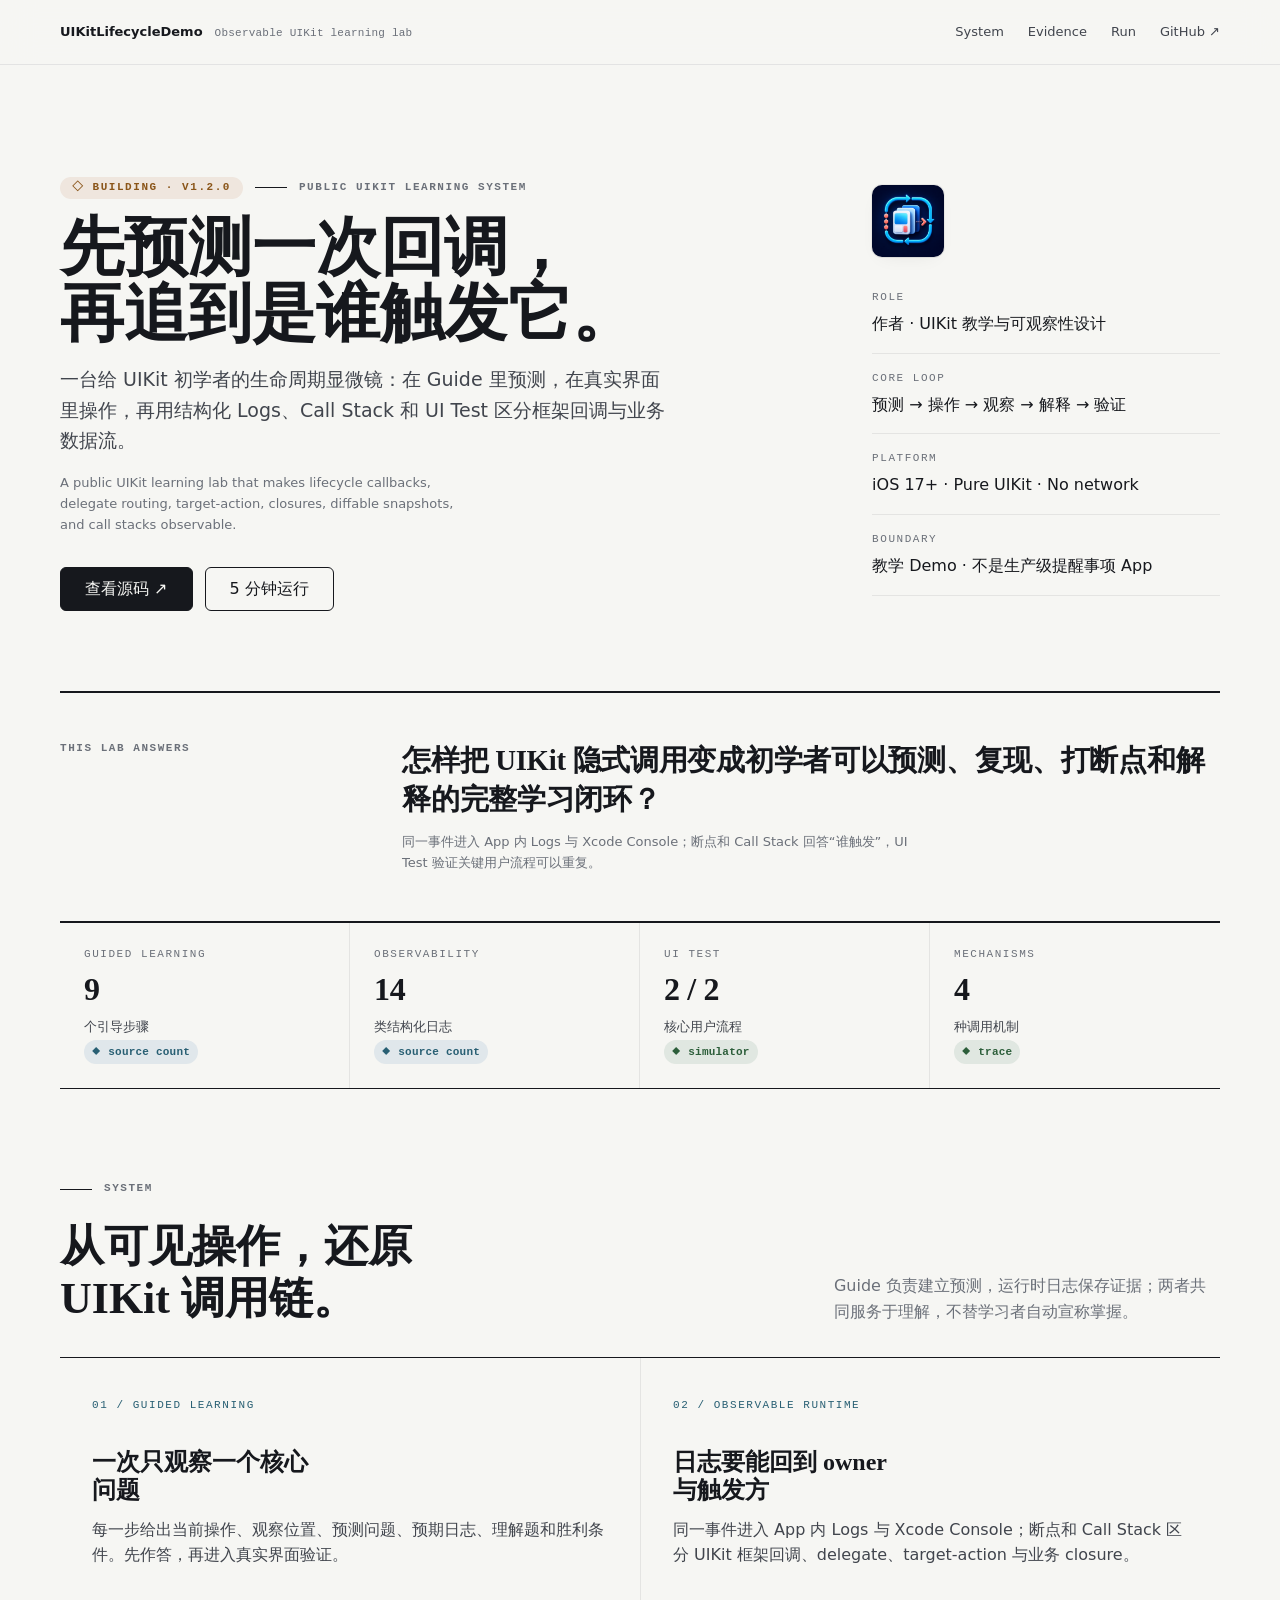
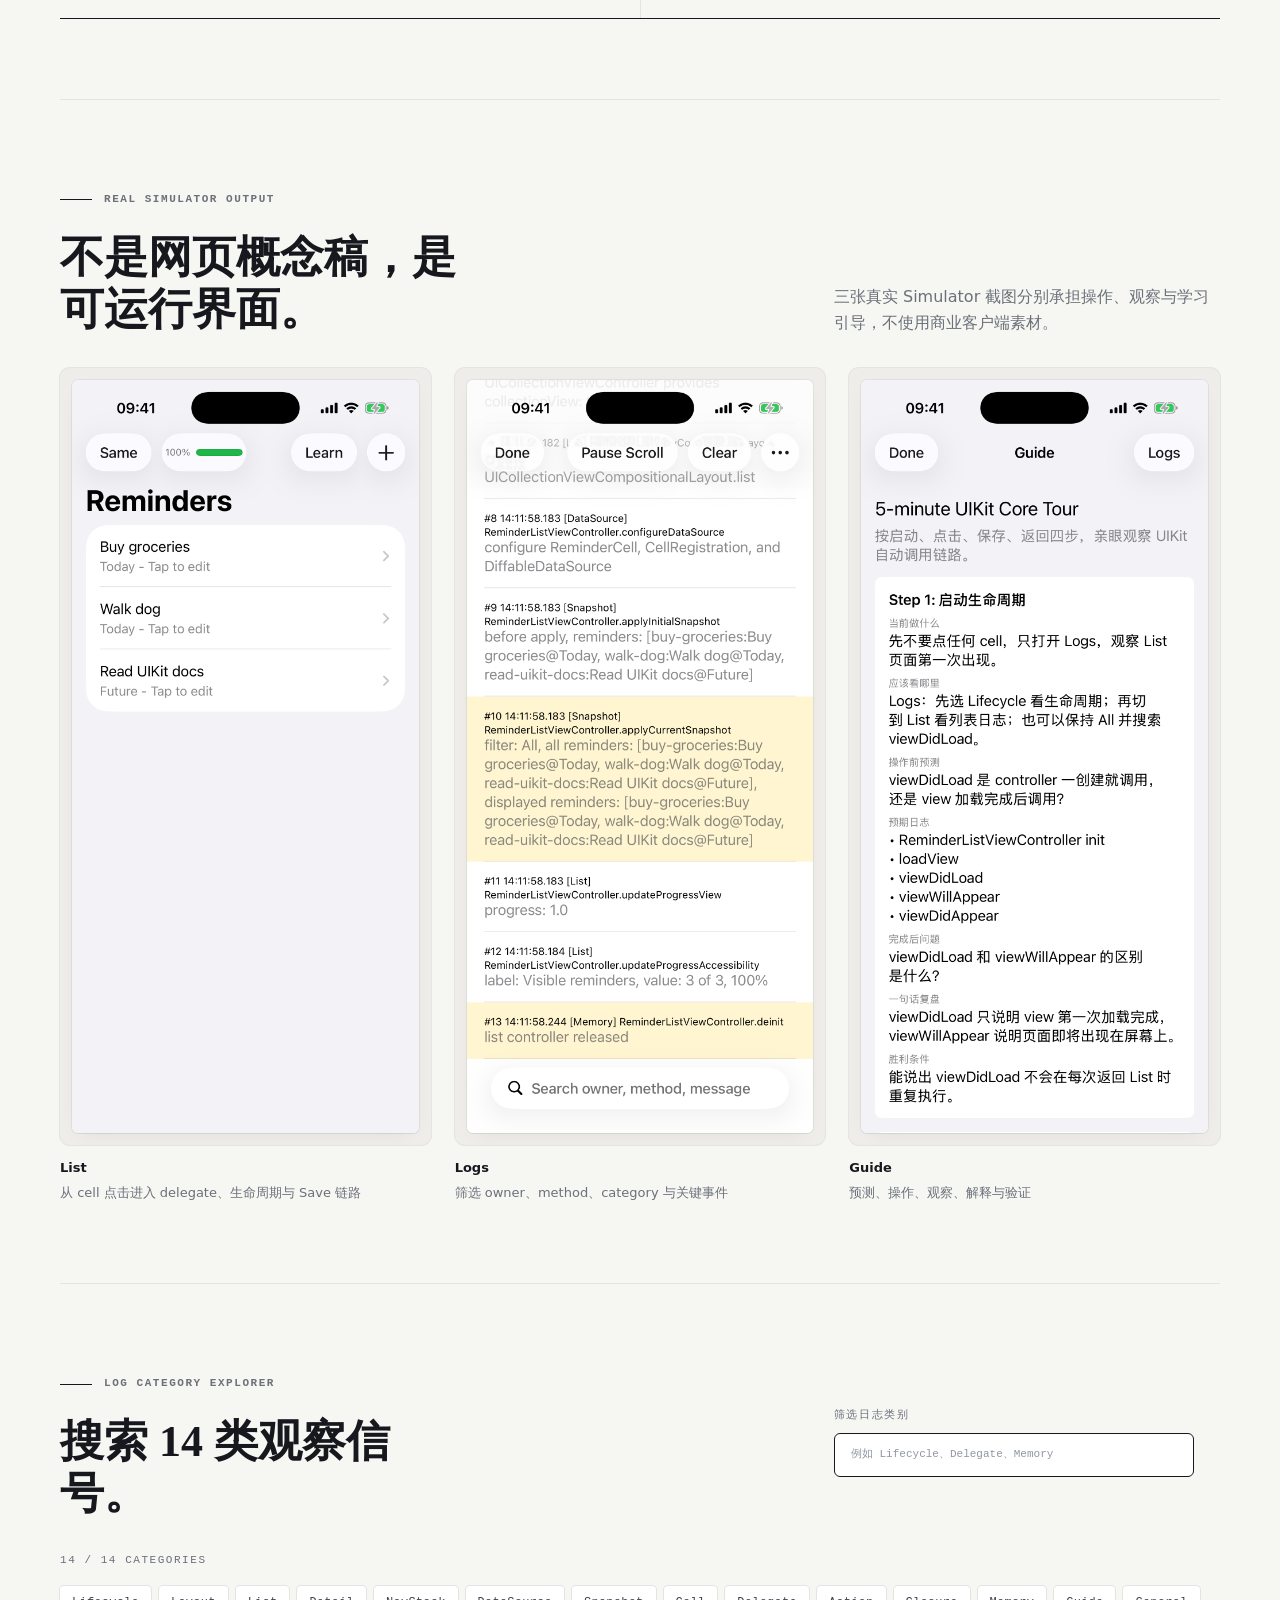
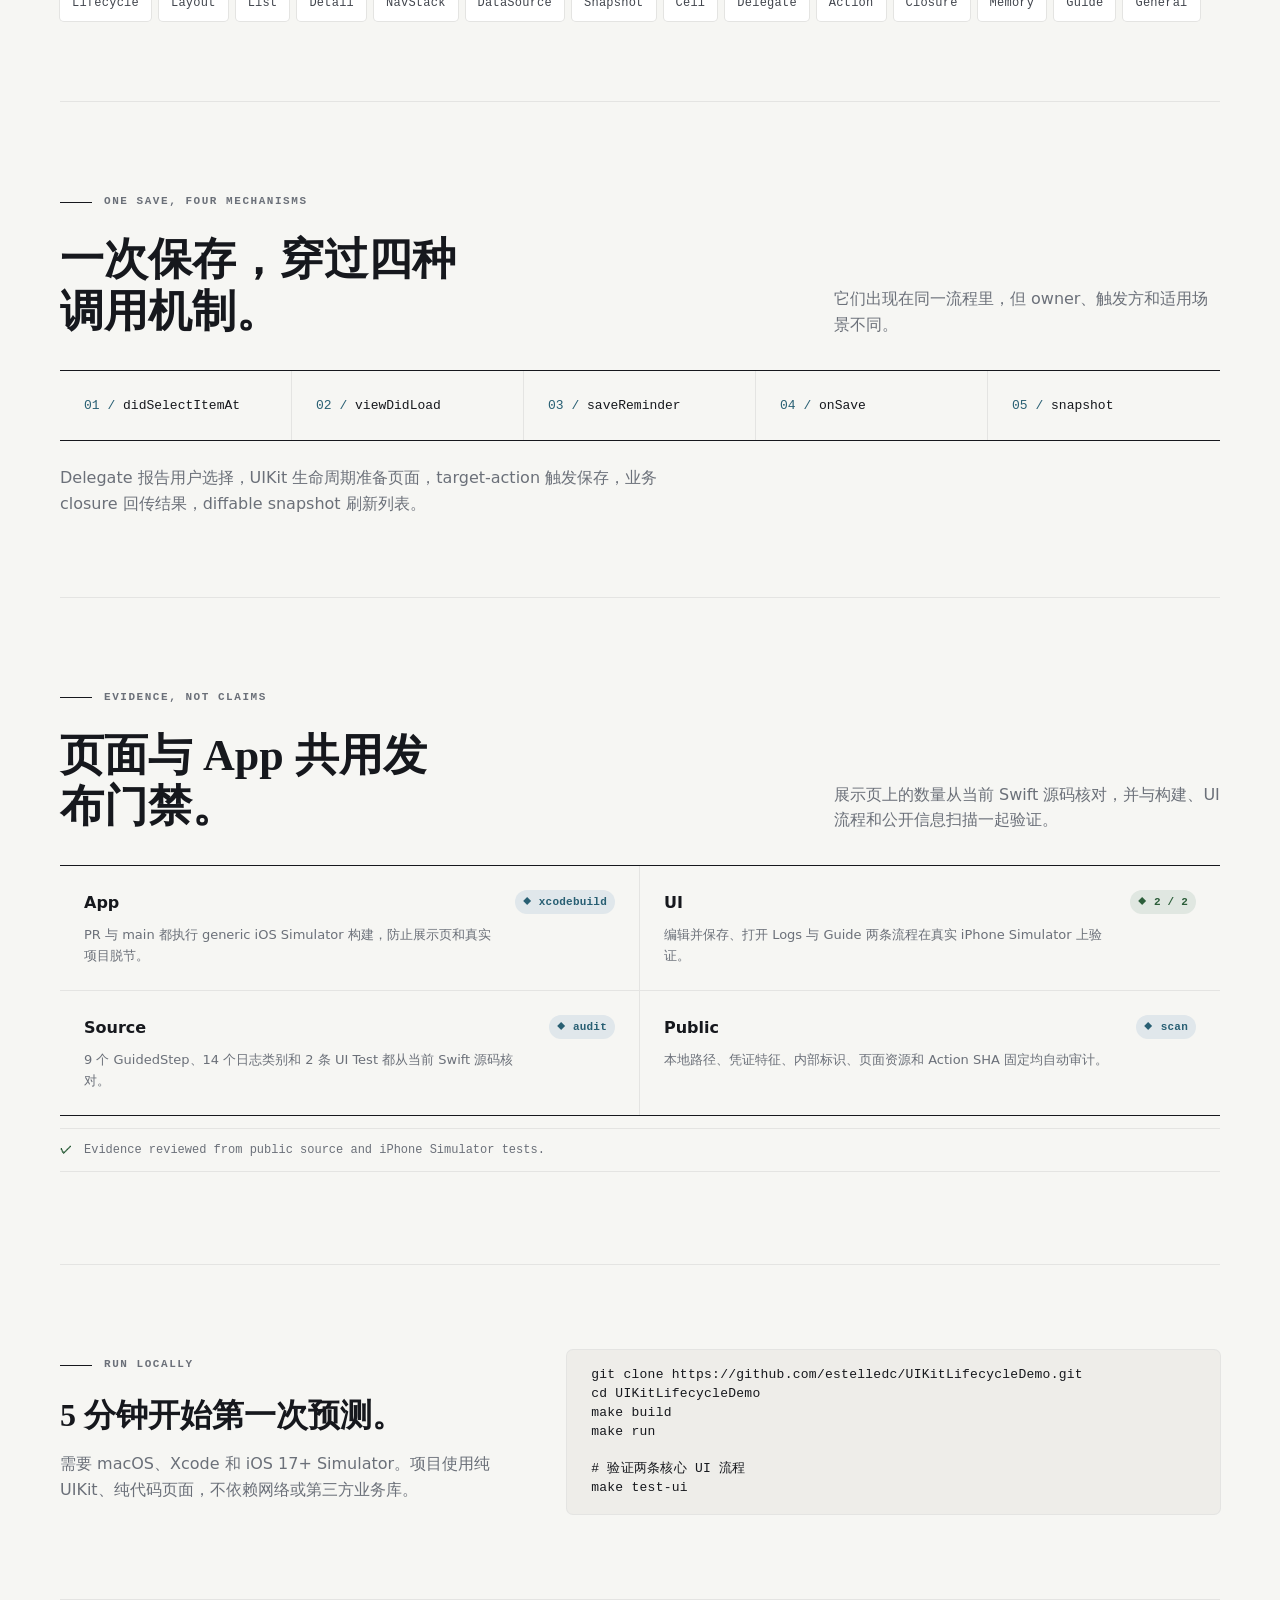
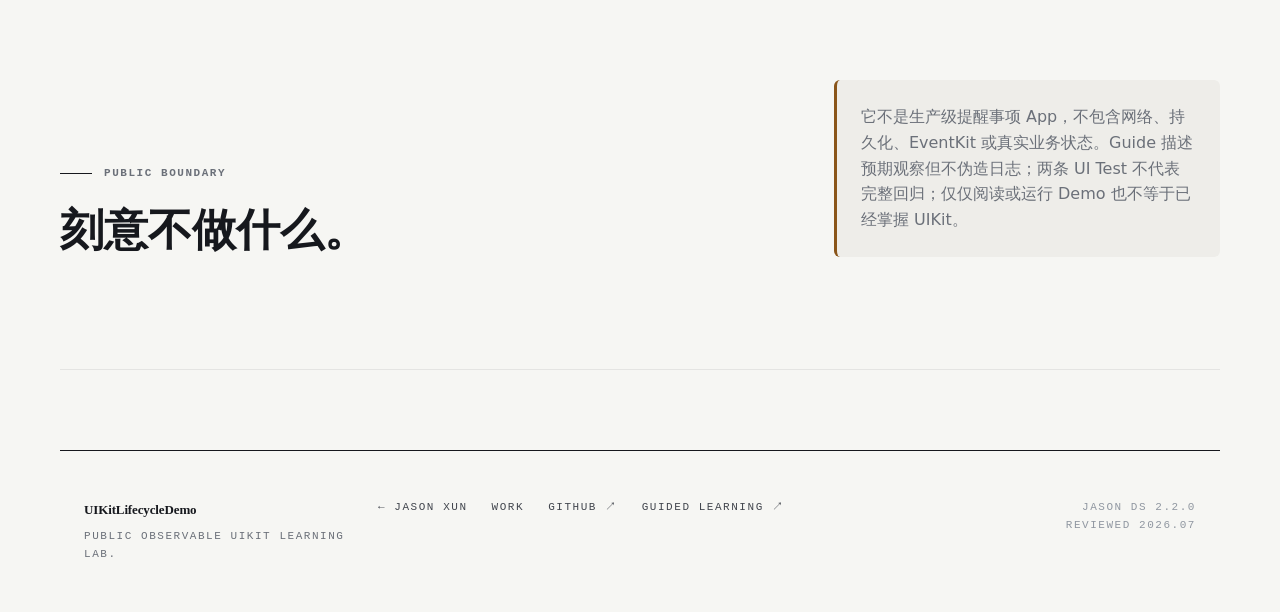
<file: docs/index.html>
<!doctype html>
<html lang="zh-CN">
<head>
  <meta charset="utf-8">
  <meta name="viewport" content="width=device-width, initial-scale=1">
  <meta name="theme-color" content="#f6f6f3">
  <title>UIKitLifecycleDemo｜可观察的 UIKit 生命周期实验室</title>
  <meta name="description" content="面向 UIKit 初学者的公开学习实验室：9 个引导步骤、14 类结构化日志、真实 Call Stack 与 2 条 UI Test 流程。">
  <link rel="canonical" href="https://estelledc.github.io/UIKitLifecycleDemo/">
  <link rel="icon" type="image/png" href="assets/favicon.png">
  <link rel="stylesheet" href="assets/jx/tokens.css">
  <link rel="stylesheet" href="assets/jx/base.css">
  <link rel="stylesheet" href="assets/jx/components.css">
  <link rel="stylesheet" href="assets/style.css">
  <meta property="og:type" content="website">
  <meta property="og:locale" content="zh_CN">
  <meta property="og:site_name" content="Jason Xun">
  <meta property="og:title" content="UIKitLifecycleDemo｜生命周期实验室">
  <meta property="og:description" content="先预测一次 UIKit 回调，再追到是谁触发它。">
  <meta property="og:url" content="https://estelledc.github.io/UIKitLifecycleDemo/">
  <meta property="og:image" content="https://estelledc.github.io/UIKitLifecycleDemo/assets/og-image.png">
  <meta property="og:image:width" content="1200">
  <meta property="og:image:height" content="630">
  <meta property="og:image:alt" content="UIKit 生命周期、调用机制与验证证据概览">
  <meta name="twitter:card" content="summary_large_image">
  <meta name="twitter:title" content="UIKitLifecycleDemo｜生命周期实验室">
  <meta name="twitter:description" content="9 个引导步骤、14 类日志与 2 条 UI Test 流程。">
  <meta name="twitter:image" content="https://estelledc.github.io/UIKitLifecycleDemo/assets/og-image.png">
</head>
<body data-guided-steps="9" data-log-categories="14" data-ui-tests="2">
  <a class="jx-skip-link" href="#main">跳到主要内容</a>
  <header class="jx-site-header" aria-label="站点导航">
    <div class="jx-site-header__inner">
      <a class="jx-site-header__identity" href="#top" aria-label="UIKitLifecycleDemo 首页">
        <strong>UIKitLifecycleDemo</strong><span>Observable UIKit learning lab</span>
      </a>
      <nav class="jx-site-nav" aria-label="主导航">
        <div class="jx-site-nav__links"><a href="#system">System</a><a href="#evidence">Evidence</a><a href="#run">Run</a><a href="https://github.com/estelledc/UIKitLifecycleDemo" target="_blank" rel="noopener">GitHub ↗</a></div>
        <details class="jx-site-nav__menu"><summary>Menu</summary><nav aria-label="移动导航"><a href="#system">System</a><a href="#evidence">Evidence</a><a href="#run">Run</a><a href="https://github.com/estelledc/UIKitLifecycleDemo" target="_blank" rel="noopener">GitHub ↗</a></nav></details>
      </nav>
    </div>
  </header>

  <main id="main">
    <article>
      <header class="lab-hero jx-container" id="top">
        <div>
          <div class="lab-kicker"><span class="jx-chip" data-state="building">Building · v1.2.0</span><span class="jx-eyebrow"><span class="jx-eyebrow__rule"></span>Public UIKit learning system</span></div>
          <h1>先预测一次回调，<br>再追到是谁触发它。</h1>
          <p class="lab-lede">一台给 UIKit 初学者的生命周期显微镜：在 Guide 里预测，在真实界面里操作，再用结构化 Logs、Call Stack 和 UI Test 区分框架回调与业务数据流。</p>
          <p class="lab-summary-en" lang="en">A public UIKit learning lab that makes lifecycle callbacks, delegate routing, target-action, closures, diffable snapshots, and call stacks observable.</p>
          <div class="lab-actions"><a class="jx-action" href="https://github.com/estelledc/UIKitLifecycleDemo" target="_blank" rel="noopener">查看源码 ↗</a><a class="jx-action jx-action--secondary" href="#run">5 分钟运行</a></div>
        </div>
        <aside class="lab-facts" aria-label="项目事实">
          <img class="lab-mark" src="assets/app-icon.png" width="1024" height="1024" alt="由生命周期循环、页面层级和调用节点组成的项目图标">
          <dl><div><dt>Role</dt><dd>作者 · UIKit 教学与可观察性设计</dd></div><div><dt>Core loop</dt><dd>预测 → 操作 → 观察 → 解释 → 验证</dd></div><div><dt>Platform</dt><dd>iOS 17+ · Pure UIKit · No network</dd></div><div><dt>Boundary</dt><dd>教学 Demo · 不是生产级提醒事项 App</dd></div></dl>
        </aside>
      </header>

      <aside class="jx-case-question jx-container" aria-label="本项目回答的问题">
        <p class="jx-case-question__label">This lab answers</p>
        <div><strong class="jx-case-question__prompt">怎样把 UIKit 隐式调用变成初学者可以预测、复现、打断点和解释的完整学习闭环？</strong><p class="jx-case-question__context">同一事件进入 App 内 Logs 与 Xcode Console；断点和 Call Stack 回答“谁触发”，UI Test 验证关键用户流程可以重复。</p></div>
      </aside>

      <div class="jx-container">
        <ul class="jx-proof-rail" aria-label="已验证的项目规模">
          <li><span class="jx-proof-rail__label">Guided learning</span><strong class="jx-proof-rail__value">9</strong><span class="jx-proof-rail__detail">个引导步骤</span><span class="jx-source-tag" data-source="build">source count</span></li>
          <li><span class="jx-proof-rail__label">Observability</span><strong class="jx-proof-rail__value">14</strong><span class="jx-proof-rail__detail">类结构化日志</span><span class="jx-source-tag" data-source="build">source count</span></li>
          <li><span class="jx-proof-rail__label">UI test</span><strong class="jx-proof-rail__value">2 / 2</strong><span class="jx-proof-rail__detail">核心用户流程</span><span class="jx-source-tag" data-source="measured">simulator</span></li>
          <li><span class="jx-proof-rail__label">Mechanisms</span><strong class="jx-proof-rail__value">4</strong><span class="jx-proof-rail__detail">种调用机制</span><span class="jx-source-tag" data-source="measured">trace</span></li>
        </ul>
      </div>

      <section class="lab-section jx-container" id="system">
        <div class="lab-section__heading"><div><p class="jx-eyebrow"><span class="jx-eyebrow__rule"></span>System</p><h2>从可见操作，还原 UIKit 调用链。</h2></div><p>Guide 负责建立预测，运行时日志保存证据；两者共同服务于理解，不替学习者自动宣称掌握。</p></div>
        <div class="lab-card-grid">
          <article class="lab-card"><span class="lab-index">01 / Guided learning</span><h3>一次只观察一个核心问题</h3><p>每一步给出当前操作、观察位置、预测问题、预期日志、理解题和胜利条件。先作答，再进入真实界面验证。</p></article>
          <article class="lab-card"><span class="lab-index">02 / Observable runtime</span><h3>日志要能回到 owner 与触发方</h3><p>同一事件进入 App 内 Logs 与 Xcode Console；断点和 Call Stack 区分 UIKit 框架回调、delegate、target-action 与业务 closure。</p></article>
        </div>
      </section>

      <section class="lab-section jx-container" aria-labelledby="screens-title">
        <div class="lab-section__heading"><div><p class="jx-eyebrow"><span class="jx-eyebrow__rule"></span>Real simulator output</p><h2 id="screens-title">不是网页概念稿，是可运行界面。</h2></div><p>三张真实 Simulator 截图分别承担操作、观察与学习引导，不使用商业客户端素材。</p></div>
        <div class="lab-screen-grid">
          <figure><div class="lab-screen"><img src="assets/uikit-list.png" width="1206" height="2622" alt="Reminders 列表真实模拟器截图" loading="lazy" decoding="async"></div><figcaption><strong>List</strong><span>从 cell 点击进入 delegate、生命周期与 Save 链路</span></figcaption></figure>
          <figure><div class="lab-screen"><img src="assets/uikit-logs.png" width="1206" height="2622" alt="结构化 UIKit Logs 面板真实模拟器截图" loading="lazy" decoding="async"></div><figcaption><strong>Logs</strong><span>筛选 owner、method、category 与关键事件</span></figcaption></figure>
          <figure><div class="lab-screen"><img src="assets/uikit-guide.png" width="1206" height="2622" alt="五分钟 UIKit Guide 真实模拟器截图" loading="lazy" decoding="async"></div><figcaption><strong>Guide</strong><span>预测、操作、观察、解释与验证</span></figcaption></figure>
        </div>
      </section>

      <section class="lab-section jx-container" aria-labelledby="category-title">
        <div class="lab-section__heading lab-section__heading--control"><div><p class="jx-eyebrow"><span class="jx-eyebrow__rule"></span>Log category explorer</p><h2 id="category-title">搜索 14 类观察信号。</h2></div><label class="lab-filter">筛选日志类别<input id="category-filter" type="search" autocomplete="off" placeholder="例如 Lifecycle、Delegate、Memory"></label></div>
        <p id="category-count" class="lab-count" aria-live="polite">14 / 14 categories</p>
        <div id="category-list" class="lab-token-list"></div>
      </section>

      <section class="lab-section jx-container">
        <div class="lab-section__heading"><div><p class="jx-eyebrow"><span class="jx-eyebrow__rule"></span>One save, four mechanisms</p><h2>一次保存，穿过四种调用机制。</h2></div><p>它们出现在同一流程里，但 owner、触发方和适用场景不同。</p></div>
        <ol class="lab-pipeline" aria-label="保存调用链"><li>didSelectItemAt</li><li>viewDidLoad</li><li>saveReminder</li><li>onSave</li><li>snapshot</li></ol>
        <p class="lab-note">Delegate 报告用户选择，UIKit 生命周期准备页面，target-action 触发保存，业务 closure 回传结果，diffable snapshot 刷新列表。</p>
      </section>

      <section class="lab-section jx-container" id="evidence">
        <div class="lab-section__heading"><div><p class="jx-eyebrow"><span class="jx-eyebrow__rule"></span>Evidence, not claims</p><h2>页面与 App 共用发布门禁。</h2></div><p>展示页上的数量从当前 Swift 源码核对，并与构建、UI 流程和公开信息扫描一起验证。</p></div>
        <ul class="lab-evidence-list"><li><div><strong>App</strong><p>PR 与 main 都执行 generic iOS Simulator 构建，防止展示页和真实项目脱节。</p></div><span class="jx-source-tag" data-source="build">xcodebuild</span></li><li><div><strong>UI</strong><p>编辑并保存、打开 Logs 与 Guide 两条流程在真实 iPhone Simulator 上验证。</p></div><span class="jx-source-tag" data-source="measured">2 / 2</span></li><li><div><strong>Source</strong><p>9 个 GuidedStep、14 个日志类别和 2 条 UI Test 都从当前 Swift 源码核对。</p></div><span class="jx-source-tag" data-source="build">audit</span></li><li><div><strong>Public</strong><p>本地路径、凭证特征、内部标识、页面资源和 Action SHA 固定均自动审计。</p></div><span class="jx-source-tag" data-source="build">scan</span></li></ul>
        <p class="jx-verification-line">Evidence reviewed from public source and iPhone Simulator tests.</p>
      </section>

      <section class="lab-section jx-container" id="run">
        <div class="lab-run"><div><p class="jx-eyebrow"><span class="jx-eyebrow__rule"></span>Run locally</p><h2>5 分钟开始第一次预测。</h2><p>需要 macOS、Xcode 和 iOS 17+ Simulator。项目使用纯 UIKit、纯代码页面，不依赖网络或第三方业务库。</p></div><pre><code>git clone https://github.com/estelledc/UIKitLifecycleDemo.git
cd UIKitLifecycleDemo
make build
make run

# 验证两条核心 UI 流程
make test-ui</code></pre></div>
      </section>

      <section class="lab-section jx-container">
        <div class="lab-section__heading"><div><p class="jx-eyebrow"><span class="jx-eyebrow__rule"></span>Public boundary</p><h2>刻意不做什么。</h2></div><p class="lab-limit">它不是生产级提醒事项 App，不包含网络、持久化、EventKit 或真实业务状态。Guide 描述预期观察但不伪造日志；两条 UI Test 不代表完整回归；仅仅阅读或运行 Demo 也不等于已经掌握 UIKit。</p></div>
      </section>
    </article>
  </main>

  <footer class="jx-footer"><div class="jx-footer__colophon"><strong>UIKitLifecycleDemo</strong>Public observable UIKit learning lab.</div><nav class="jx-footer__index" aria-label="页脚导航"><a href="https://estelledc.github.io/">← Jason Xun</a><a href="https://estelledc.github.io/work/">Work</a><a href="https://github.com/estelledc/UIKitLifecycleDemo">GitHub ↗</a><a href="https://github.com/estelledc/UIKitLifecycleDemo/blob/main/docs/guided-learning.md">Guided Learning ↗</a></nav><div class="jx-footer__stamp">Jason DS 2.2.0<br>Reviewed 2026.07</div></footer>
  <script src="assets/app.js"></script>
</body>
</html>
</file>
<file: docs/assets/jx/tokens.css>
/* Jason DS · Tokens v2.2.0
 * SoT: dotfiles/home-claude/design-system/jx-tokens.css
 * 展示站通过 vendor copy 同步：scripts/sync-jx-to-repos.sh
 *
 * 命名空间硬规则：
 * - --jx-* 前缀禁改
 * - 取值在 satellite :root 覆盖（layer 2）
 * - 完全自定义元素用 --<repo-name>-* 二级命名空间
 */

:root {
  color-scheme: light dark;

  /* ── Color · light ── */
  --jx-paper: #f6f6f3;
  --jx-surface: #ffffff;
  --jx-surface-sunk: #eeede9;
  --jx-ink: #16181d;
  --jx-ink-2: #41454d;
  --jx-ink-muted: #6b7079;
  --jx-ink-faint: #9097a1;
  --jx-rule: rgba(22,24,29,0.08);
  --jx-rule-soft: rgba(22,24,29,0.04);
  --jx-rule-strong: var(--jx-ink);
  --jx-accent: #2240d6;
  --jx-accent-hover: color-mix(in oklab, var(--jx-accent), black 10%);
  --jx-accent-tint: color-mix(in oklab, var(--jx-accent), white 88%);
  --jx-focus-ring: rgba(34,64,214,0.28);
  --jx-link: var(--jx-accent);
  --jx-cta-bg: var(--jx-ink);
  --jx-cta-fg: var(--jx-paper);
  --jx-accent-hub: #2240d6; /* 逃生通道：satellite override --jx-accent 时仍能强制墨蓝 */

  /* ── Status · 三态 ── */
  --jx-state-learning: #1f6f78;
  --jx-state-learning-tint: color-mix(in oklab, var(--jx-state-learning), white 86%);
  --jx-state-learning-glyph: "△";
  --jx-state-building: #8a5519;
  --jx-state-building-tint: color-mix(in oklab, var(--jx-state-building), white 86%);
  --jx-state-building-glyph: "◇";
  --jx-state-shipped: #2c5e3a;
  --jx-state-shipped-tint: color-mix(in oklab, var(--jx-state-shipped), white 86%);
  --jx-state-shipped-glyph: "■";
  --jx-state-concept: #6950a1;
  --jx-state-concept-tint: color-mix(in oklab, var(--jx-state-concept), white 86%);
  --jx-state-concept-glyph: "○";
  --jx-state-prototype: var(--jx-state-building);
  --jx-state-prototype-tint: var(--jx-state-building-tint);
  --jx-state-prototype-glyph: "◇";
  --jx-state-maintained: #285f73;
  --jx-state-maintained-tint: color-mix(in oklab, var(--jx-state-maintained), white 86%);
  --jx-state-maintained-glyph: "◆";
  --jx-state-archived: #62666e;
  --jx-state-archived-tint: color-mix(in oklab, var(--jx-state-archived), white 86%);
  --jx-state-archived-glyph: "□";

  /* ── Typography ── */
  --jx-font-display: "Source Serif 4", "Spectral", "Songti SC", Georgia, serif;
  --jx-font-sans-zh: -apple-system, BlinkMacSystemFont, "PingFang SC", "HarmonyOS Sans SC", "Source Han Sans SC", "Noto Sans CJK SC", "Microsoft YaHei", system-ui, sans-serif;
  --jx-font-sans-latin: "Inter", "Geist", ui-sans-serif, system-ui, sans-serif;
  --jx-font-mono: "JetBrains Mono", "IBM Plex Mono", ui-monospace, "Cascadia Code", "SF Mono", Menlo, monospace;
  --jx-font-features-body: "ss01", "cv11", "calt" 1, "liga" 1;
  --jx-font-features-mono: "zero", "ss02";

  --jx-fs-micro: 11px;
  --jx-fs-xs: 12px;
  --jx-fs-sm: 13px;
  --jx-fs-body: 16px;
  --jx-fs-lg: 19px;
  --jx-fs-h3: 24px;
  --jx-fs-h2: 32px;
  --jx-fs-h1: 44px;
  --jx-fs-display: 64px;
  --jx-fs-display-fluid: clamp(2.5rem, 6vw, 4rem);

  --jx-weight-reading: 400;
  --jx-weight-ui: 500;
  --jx-weight-heading: 600;

  --jx-leading-display: 1.04;
  --jx-leading-tight: 1.18;
  --jx-leading-body: 1.62;
  --jx-leading-mono: 1.45;

  --jx-tracking-display: -0.028em;
  --jx-tracking-h1: -0.022em;
  --jx-tracking-h2: -0.016em;
  --jx-tracking-h3: -0.01em;
  --jx-tracking-body: 0;
  --jx-tracking-mono: 0.02em;
  --jx-tracking-eyebrow: 0.14em;
  --jx-tracking-cjk: 0;

  --jx-measure-title: 18ch;
  --jx-measure-lede: 32em;
  --jx-measure-body: 62ch;

  /* ── Space ── */
  --jx-space-1: 4px;
  --jx-space-2: 8px;
  --jx-space-3: 12px;
  --jx-space-4: 16px;
  --jx-space-5: 24px;
  --jx-space-6: 32px;
  --jx-space-7: 48px;
  --jx-space-8: 72px;
  --jx-section-y: clamp(48px, 7.5vw, 80px);
  --jx-gutter: clamp(16px, 3vw, 24px);
  --jx-container: 1160px;
  --jx-container-narrow: 760px;
  --jx-header-height: 64px;

  /* ── Radius ── */
  --jx-radius-1: 2px;
  --jx-radius-2: 4px;
  --jx-radius-3: 6px;
  --jx-radius-4: 10px;
  --jx-radius-5: 14px;
  --jx-radius-pill: 9999px;

  /* ── Shadow ── */
  --jx-shadow-hairline: 0 0 0 1px var(--jx-rule);
  --jx-shadow-hairline-strong: 0 0 0 1px var(--jx-rule-strong);
  --jx-shadow-stack:
    0 0 0 1px rgba(22,24,29,0.06),
    0 1px 1px rgba(22,24,29,0.03),
    0 6px 20px -10px rgba(22,24,29,0.10),
    inset 0 0 0 1px rgba(255,255,255,0.55);
  --jx-shadow-stack-dark:
    0 0 0 1px rgba(255,255,255,0.06),
    0 1px 1px rgba(0,0,0,0.4),
    0 8px 28px -12px rgba(0,0,0,0.55),
    inset 0 0 0 1px rgba(255,255,255,0.04);
  --jx-shadow-focus: 0 0 0 3px var(--jx-focus-ring);
  --jx-shadow-press: inset 0 1px 0 rgba(22,24,29,0.06);

  /* ── Motion · responsive by default, quiet by frequency ── */
  --jx-ease-out: cubic-bezier(0.23, 1, 0.32, 1);
  --jx-ease-in-out: cubic-bezier(0.77, 0, 0.175, 1);
  --jx-ease-drawer: cubic-bezier(0.32, 0.72, 0, 1);
  --jx-easing: var(--jx-ease-out); /* compatibility alias */
  --jx-easing-press: var(--jx-ease-out);
  --jx-duration-fast: 120ms;
  --jx-duration-press: 140ms;
  --jx-duration-popover: 180ms;
  --jx-duration-base: 200ms;
  --jx-duration-slow: 320ms;
  --jx-press-scale: 0.97;
}

/* ── Color · dark mirror ── */
@media (prefers-color-scheme: dark) {
  :root {
    --jx-paper: #0e1014;
    --jx-surface: #161922;
    --jx-surface-sunk: #0a0c10;
    --jx-ink: #ebecef;
    --jx-ink-2: #b0b4bd;
    --jx-ink-muted: #7c818c;
    --jx-ink-faint: #5a5f69;
    --jx-rule: rgba(255,255,255,0.07);
    --jx-rule-soft: rgba(255,255,255,0.035);
    --jx-rule-strong: var(--jx-ink);
    --jx-accent: #6c8aff;
    --jx-accent-hover: color-mix(in oklab, var(--jx-accent), white 10%);
    --jx-accent-tint: color-mix(in oklab, var(--jx-accent), black 70%);
    --jx-focus-ring: rgba(108,138,255,0.36);
    --jx-shadow-stack: var(--jx-shadow-stack-dark);
    --jx-state-learning: #69b6bf;
    --jx-state-learning-tint: color-mix(in oklab, var(--jx-state-learning), black 76%);
    --jx-state-building: #d49a57;
    --jx-state-building-tint: color-mix(in oklab, var(--jx-state-building), black 76%);
    --jx-state-shipped: #77b88b;
    --jx-state-shipped-tint: color-mix(in oklab, var(--jx-state-shipped), black 76%);
    --jx-state-concept: #b9a1eb;
    --jx-state-concept-tint: color-mix(in oklab, var(--jx-state-concept), black 76%);
    --jx-state-maintained: #79b4ca;
    --jx-state-maintained-tint: color-mix(in oklab, var(--jx-state-maintained), black 76%);
    --jx-state-archived: #a4a8b0;
    --jx-state-archived-tint: color-mix(in oklab, var(--jx-state-archived), black 76%);
  }
}

/* ── Print mode ── */
@media print {
  :root {
    --jx-paper: #ffffff;
    --jx-ink: #000000;
  }
}
</file>
<file: docs/assets/jx/base.css>
/* Jason DS · Base v2.2.0
 * 默认 reset + body 排版基底 + chrome layer 强制 sans
 */

*,
*::before,
*::after { box-sizing: border-box; }

html {
  scroll-behavior: smooth;
  -webkit-text-size-adjust: 100%;
  -moz-text-size-adjust: 100%;
  text-size-adjust: 100%;
}

body {
  margin: 0;
  background: var(--jx-paper);
  color: var(--jx-ink);
  font-family: var(--jx-font-sans-zh);
  font-size: var(--jx-fs-body);
  line-height: var(--jx-leading-body);
  font-feature-settings: var(--jx-font-features-body);
  -webkit-font-smoothing: antialiased;
  -moz-osx-font-smoothing: grayscale;
  text-rendering: optimizeLegibility;
}

img,
picture,
video,
canvas {
  display: block;
  max-width: 100%;
}

button,
input,
select,
textarea {
  font: inherit;
}

:target {
  scroll-margin-top: calc(var(--jx-header-height) + var(--jx-space-4));
}

body :lang(en) {
  font-family: var(--jx-font-sans-latin);
  letter-spacing: var(--jx-tracking-body);
}

/* Headings：display serif，CJK / Latin 字距分流 */
h1, h2, h3, h4 {
  font-family: var(--jx-font-display);
  font-weight: var(--jx-weight-heading);
  line-height: var(--jx-leading-tight);
  margin-block: var(--jx-space-5) var(--jx-space-4);
}
h1 { font-size: var(--jx-fs-h1); letter-spacing: var(--jx-tracking-h1); }
h2 { font-size: var(--jx-fs-h2); letter-spacing: var(--jx-tracking-h2); }
h3 { font-size: var(--jx-fs-h3); letter-spacing: var(--jx-tracking-h3); }
h4 { font-size: var(--jx-fs-lg); letter-spacing: var(--jx-tracking-h3); }
h1:lang(zh), h2:lang(zh), h3:lang(zh), h4:lang(zh) { letter-spacing: var(--jx-tracking-cjk); }

/* Body links */
a {
  color: var(--jx-link);
  text-decoration: underline;
  text-decoration-thickness: 1px;
  text-underline-offset: 0.18em;
  transition: color var(--jx-duration-fast) var(--jx-easing);
}
a:hover { color: var(--jx-accent-hover); }
a:focus-visible {
  outline: none;
  box-shadow: var(--jx-shadow-focus);
  border-radius: var(--jx-radius-2);
}

button:focus-visible,
summary:focus-visible,
[tabindex]:focus-visible {
  outline: 2px solid var(--jx-accent);
  outline-offset: 3px;
}

.jx-container {
  width: min(calc(100% - (2 * var(--jx-gutter))), var(--jx-container));
  margin-inline: auto;
}

.jx-container--narrow {
  width: min(calc(100% - (2 * var(--jx-gutter))), var(--jx-container-narrow));
  margin-inline: auto;
}

.jx-section {
  padding-block: var(--jx-section-y);
}

.jx-visually-hidden {
  position: absolute !important;
  width: 1px !important;
  height: 1px !important;
  padding: 0 !important;
  margin: -1px !important;
  overflow: hidden !important;
  clip: rect(0, 0, 0, 0) !important;
  white-space: nowrap !important;
  border: 0 !important;
}

/* Mono inline */
code, kbd, samp {
  font-family: var(--jx-font-mono);
  font-size: 0.92em;
  letter-spacing: var(--jx-tracking-mono);
  font-feature-settings: var(--jx-font-features-mono);
}

/* Block code 默认 hairline + sunk surface */
pre {
  font-family: var(--jx-font-mono);
  font-size: var(--jx-fs-sm);
  line-height: var(--jx-leading-mono);
  background: var(--jx-surface-sunk);
  padding: var(--jx-space-4) var(--jx-space-5);
  border-radius: var(--jx-radius-3);
  box-shadow: var(--jx-shadow-hairline);
  overflow-x: auto;
  margin-block: var(--jx-space-5);
}
pre code { background: transparent; padding: 0; font-size: inherit; }

/* Quotes */
blockquote {
  margin-block: var(--jx-space-5);
  padding-inline-start: var(--jx-space-5);
  border-inline-start: 2px solid var(--jx-rule-strong);
  font-style: italic;
  color: var(--jx-ink-2);
}

/* HR：默认就是 hairline */
hr {
  border: none;
  border-top: 1px solid var(--jx-rule-strong);
  margin-block: var(--jx-section-y);
}

/* 选中态 */
::selection {
  background: var(--jx-accent-tint);
  color: var(--jx-ink);
}

/* Reduced motion keeps semantic color/opacity feedback; components remove travel. */
@media (prefers-reduced-motion: reduce) {
  html { scroll-behavior: auto; }
}
</file>
<file: docs/assets/jx/components.css>
/* Jason DS · Eyebrow v1.0.0 */

.jx-eyebrow {
  display: inline-flex;
  align-items: center;
  gap: var(--jx-space-3);
  font-family: var(--jx-font-mono);
  font-size: var(--jx-fs-micro);
  font-weight: var(--jx-weight-heading);
  text-transform: uppercase;
  letter-spacing: var(--jx-tracking-eyebrow);
  color: var(--jx-ink-muted);
  font-feature-settings: var(--jx-font-features-mono);
}
.jx-eyebrow__rule {
  display: inline-block;
  width: var(--jx-space-6);
  height: 1px;
  background: var(--jx-rule-strong);
}

/* Jason DS · Status Chip v2.0.0
 * Lifecycle states with shape redundancy. Legacy learning/building/shipped
 * values remain supported for existing learning sites.
 * Required: color + glyph + mono label (color-blind safe)
 */

.jx-chip {
  display: inline-flex;
  align-items: center;
  gap: var(--jx-space-2);
  padding: 2px var(--jx-space-3);
  font-family: var(--jx-font-mono);
  font-size: var(--jx-fs-micro);
  font-weight: var(--jx-weight-heading);
  text-transform: uppercase;
  letter-spacing: var(--jx-tracking-eyebrow);
  border-radius: var(--jx-radius-pill);
  background: var(--_chip-tint);
  color: var(--_chip-color);
  font-feature-settings: var(--jx-font-features-mono);
  white-space: nowrap;
}
.jx-chip::before {
  content: var(--_chip-glyph);
  font-size: 1em;
  line-height: 1;
}
.jx-chip[data-state="learning"] {
  --_chip-color: var(--jx-state-learning);
  --_chip-tint: var(--jx-state-learning-tint);
  --_chip-glyph: var(--jx-state-learning-glyph);
}
.jx-chip[data-state="building"] {
  --_chip-color: var(--jx-state-building);
  --_chip-tint: var(--jx-state-building-tint);
  --_chip-glyph: var(--jx-state-building-glyph);
}
.jx-chip[data-state="shipped"] {
  --_chip-color: var(--jx-state-shipped);
  --_chip-tint: var(--jx-state-shipped-tint);
  --_chip-glyph: var(--jx-state-shipped-glyph);
}
.jx-chip[data-state="concept"] {
  --_chip-color: var(--jx-state-concept);
  --_chip-tint: var(--jx-state-concept-tint);
  --_chip-glyph: var(--jx-state-concept-glyph);
}
.jx-chip[data-state="prototype"] {
  --_chip-color: var(--jx-state-prototype);
  --_chip-tint: var(--jx-state-prototype-tint);
  --_chip-glyph: var(--jx-state-prototype-glyph);
}
.jx-chip[data-state="maintained"] {
  --_chip-color: var(--jx-state-maintained);
  --_chip-tint: var(--jx-state-maintained-tint);
  --_chip-glyph: var(--jx-state-maintained-glyph);
}
.jx-chip[data-state="archived"] {
  --_chip-color: var(--jx-state-archived);
  --_chip-tint: var(--jx-state-archived-tint);
  --_chip-glyph: var(--jx-state-archived-glyph);
}

/* Jason DS · External Pill v2.2.0
 * 出站链接统一 hairline + 右上 ↗ 箭头 (no icon font)
 */

.jx-pill {
  display: inline-flex;
  align-items: center;
  gap: var(--jx-space-2);
  padding: var(--jx-space-2) var(--jx-space-4);
  font-family: var(--jx-font-mono);
  font-size: var(--jx-fs-xs);
  letter-spacing: var(--jx-tracking-mono);
  color: var(--jx-ink-2);
  text-decoration: none;
  border-radius: var(--jx-radius-pill);
  box-shadow: var(--jx-shadow-hairline);
  background: transparent;
  transition: color var(--jx-duration-fast) var(--jx-easing),
              box-shadow var(--jx-duration-fast) var(--jx-easing);
}
.jx-pill::after {
  content: "↗";
  font-size: 0.92em;
  color: var(--jx-ink-muted);
  transition: transform var(--jx-duration-fast) var(--jx-easing);
}
.jx-pill:hover {
  color: var(--jx-accent);
  box-shadow: 0 0 0 1px var(--jx-accent);
}
.jx-pill:hover::after { color: var(--jx-accent); }
.jx-pill:focus-visible {
  outline: none;
  box-shadow: var(--jx-shadow-focus);
}

@media (hover: hover) and (pointer: fine) {
  .jx-pill:hover::after {
    transform: translate(1px, -1px);
  }
}

@media (prefers-reduced-motion: reduce) {
  .jx-pill::after {
    transform: none;
    transition: color var(--jx-duration-fast) var(--jx-ease-out);
  }
}

/* Jason DS · Footer v1.0.0
 * 三栏：colophon / 索引 / last-updated
 * Layer 1：9 仓必有此结构
 */

.jx-footer {
  margin-top: var(--jx-section-y);
  padding: var(--jx-space-7) var(--jx-gutter);
  border-top: 1px solid var(--jx-rule-strong);
  display: grid;
  grid-template-columns: 1fr 2fr 1fr;
  gap: var(--jx-space-6);
  max-width: var(--jx-container);
  margin-inline: auto;
  font-family: var(--jx-font-mono);
  font-size: var(--jx-fs-micro);
  letter-spacing: var(--jx-tracking-eyebrow);
  text-transform: uppercase;
  color: var(--jx-ink-muted);
  font-feature-settings: var(--jx-font-features-mono);
}
.jx-footer__colophon strong {
  display: block;
  font-family: var(--jx-font-display);
  font-size: var(--jx-fs-sm);
  font-weight: var(--jx-weight-heading);
  letter-spacing: var(--jx-tracking-h3);
  text-transform: none;
  color: var(--jx-ink);
  margin-bottom: var(--jx-space-2);
}
.jx-footer__index {
  display: flex;
  flex-wrap: wrap;
  gap: var(--jx-space-3) var(--jx-space-5);
}
.jx-footer__index a {
  color: var(--jx-ink-2);
  text-decoration: none;
  transition: color var(--jx-duration-fast) var(--jx-easing);
}
.jx-footer__index a:hover { color: var(--jx-accent); }
.jx-footer__stamp {
  text-align: end;
  color: var(--jx-ink-faint);
}
@media (max-width: 720px) {
  .jx-footer {
    grid-template-columns: 1fr;
  }
  .jx-footer__stamp {
    text-align: start;
    border-top: 1px solid var(--jx-rule);
    padding-top: var(--jx-space-3);
  }
}

/* Jason DS · Return to Hub v1.0.0
 * 9 satellite 必现，固定左上 mono caption。
 * Hub 自身不引此组件。
 */

.jx-return-to-hub {
  position: relative; /* 各仓可在自己 :root 下加 fixed/absolute */
  display: inline-flex;
  align-items: center;
  gap: var(--jx-space-2);
  padding: var(--jx-space-2) 0;
  font-family: var(--jx-font-mono);
  font-size: var(--jx-fs-micro);
  text-transform: lowercase;
  letter-spacing: var(--jx-tracking-eyebrow);
  color: var(--jx-ink-muted);
  text-decoration: none;
  font-feature-settings: var(--jx-font-features-mono);
  transition: color var(--jx-duration-fast) var(--jx-easing);
}
.jx-return-to-hub::before { content: "←"; }
.jx-return-to-hub:hover {
  color: var(--jx-accent-hub); /* 强制墨蓝逃生通道，satellite override --jx-accent 时仍墨蓝 */
}
.jx-return-to-hub:focus-visible {
  outline: none;
  box-shadow: var(--jx-shadow-focus);
}

/* Jason DS · Site chrome v2.2.0
 * Shared identity, accessible navigation, skip link, and action styles.
 */

.jx-skip-link {
  position: fixed;
  inset: var(--jx-space-3) auto auto var(--jx-space-3);
  z-index: 1000;
  padding: var(--jx-space-2) var(--jx-space-4);
  color: var(--jx-cta-fg);
  background: var(--jx-cta-bg);
  border-radius: var(--jx-radius-2);
  text-decoration: none;
  transform: translateY(calc(-100% - var(--jx-space-5)));
  transition: transform var(--jx-duration-fast) var(--jx-easing);
}

.jx-skip-link:focus {
  transform: translateY(0);
}

.jx-site-header {
  position: sticky;
  inset-block-start: 0;
  z-index: 100;
  min-height: var(--jx-header-height);
  color: var(--jx-ink);
  background: color-mix(in oklab, var(--jx-paper), transparent 8%);
  border-bottom: 1px solid var(--jx-rule);
  backdrop-filter: blur(16px) saturate(120%);
  -webkit-backdrop-filter: blur(16px) saturate(120%);
}

.jx-site-header__inner {
  width: min(calc(100% - (2 * var(--jx-gutter))), var(--jx-container));
  min-height: var(--jx-header-height);
  margin-inline: auto;
  display: flex;
  align-items: center;
  justify-content: space-between;
  gap: var(--jx-space-5);
}

.jx-site-header__identity {
  min-width: 0;
  display: flex;
  align-items: baseline;
  gap: var(--jx-space-3);
  color: var(--jx-ink);
  text-decoration: none;
}

.jx-site-header__identity strong {
  font-family: var(--jx-font-sans-zh);
  font-size: var(--jx-fs-sm);
  font-weight: var(--jx-weight-heading);
  white-space: nowrap;
}

.jx-site-header__identity span {
  overflow: hidden;
  color: var(--jx-ink-muted);
  font-family: var(--jx-font-mono);
  font-size: var(--jx-fs-micro);
  letter-spacing: var(--jx-tracking-mono);
  text-overflow: ellipsis;
  white-space: nowrap;
}

.jx-site-nav,
.jx-site-nav__links {
  display: flex;
  align-items: center;
  gap: var(--jx-space-5);
}

.jx-site-nav a {
  color: var(--jx-ink-2);
  font-size: var(--jx-fs-sm);
  font-weight: var(--jx-weight-ui);
  text-decoration: none;
}

.jx-site-nav a:hover,
.jx-site-nav a[aria-current="page"] {
  color: var(--jx-ink);
}

.jx-site-nav__menu {
  display: none;
}

.jx-action {
  display: inline-flex;
  align-items: center;
  justify-content: center;
  min-height: 44px;
  padding: var(--jx-space-3) var(--jx-space-5);
  color: var(--jx-cta-fg);
  background: var(--jx-cta-bg);
  border: 1px solid var(--jx-cta-bg);
  border-radius: var(--jx-radius-3);
  font-weight: var(--jx-weight-ui);
  line-height: 1;
  text-decoration: none;
  transition: transform var(--jx-duration-press) var(--jx-ease-out),
              color var(--jx-duration-fast) var(--jx-ease-out),
              background-color var(--jx-duration-fast) var(--jx-ease-out),
              border-color var(--jx-duration-fast) var(--jx-ease-out);
}

.jx-action:hover {
  color: var(--jx-cta-fg);
}

.jx-action:active {
  transform: scale(var(--jx-press-scale));
}

.jx-action--secondary {
  color: var(--jx-ink);
  background: transparent;
  border-color: var(--jx-rule-strong);
}

.jx-action--secondary:hover {
  color: var(--jx-ink);
  background: var(--jx-surface-sunk);
}

@media (hover: hover) and (pointer: fine) {
  .jx-action:hover {
    transform: translateY(-1px);
  }

  .jx-action:active {
    transform: scale(var(--jx-press-scale));
  }
}

@supports not ((backdrop-filter: blur(1px)) or (-webkit-backdrop-filter: blur(1px))) {
  .jx-site-header {
    background: var(--jx-paper);
  }
}

@media (prefers-reduced-transparency: reduce) {
  .jx-site-header {
    background: var(--jx-paper);
    backdrop-filter: none;
    -webkit-backdrop-filter: none;
  }
}

@media (prefers-contrast: more) {
  .jx-site-header {
    background: var(--jx-paper);
    border-bottom-color: var(--jx-rule-strong);
    backdrop-filter: none;
    -webkit-backdrop-filter: none;
  }
}

@media (prefers-reduced-motion: reduce) {
  .jx-skip-link {
    transition: none;
  }

  .jx-action,
  .jx-action:hover,
  .jx-action:active {
    transform: none;
    transition-property: color, background-color, border-color;
    transition-duration: var(--jx-duration-fast);
    transition-timing-function: var(--jx-ease-out);
  }
}

@media (max-width: 760px) {
  .jx-site-header__inner {
    align-items: flex-start;
    padding-block: var(--jx-space-3);
  }

  .jx-site-nav__links {
    display: none;
  }

  .jx-site-nav__menu {
    display: block;
    position: relative;
  }

  .jx-site-nav__menu summary {
    min-width: 44px;
    min-height: 44px;
    display: grid;
    place-items: center;
    cursor: pointer;
    color: var(--jx-ink);
    font-family: var(--jx-font-mono);
    font-size: var(--jx-fs-xs);
    list-style: none;
  }

  .jx-site-nav__menu summary::-webkit-details-marker {
    display: none;
  }

  .jx-site-nav__menu nav {
    position: absolute;
    inset: calc(100% + var(--jx-space-2)) 0 auto auto;
    min-width: 200px;
    display: grid;
    gap: var(--jx-space-1);
    padding: var(--jx-space-3);
    background: var(--jx-surface);
    border-radius: var(--jx-radius-4);
    box-shadow: var(--jx-shadow-stack);
  }

  .jx-site-nav__menu nav a {
    min-height: 44px;
    display: flex;
    align-items: center;
    padding-inline: var(--jx-space-3);
    border-radius: var(--jx-radius-2);
  }
}

/* Jason DS · Project proof v2.0.0
 * Hiring-facing evidence block used on project and documentation homepages.
 */

.jx-proof {
  display: grid;
  grid-template-columns: minmax(0, 1.45fr) minmax(240px, 0.75fr);
  gap: clamp(var(--jx-space-6), 5vw, var(--jx-space-8));
  padding: clamp(var(--jx-space-6), 5vw, var(--jx-space-8));
  background: var(--jx-surface);
  border-radius: var(--jx-radius-5);
  box-shadow: var(--jx-shadow-stack);
}

.jx-proof__summary {
  max-width: var(--jx-measure-body);
  color: var(--jx-ink-2);
  font-size: var(--jx-fs-lg);
}

.jx-proof__summary-en {
  max-width: var(--jx-measure-lede);
  color: var(--jx-ink-muted);
  font-family: var(--jx-font-sans-latin);
  font-size: var(--jx-fs-sm);
}

.jx-proof__meta,
.jx-proof__facts {
  margin: 0;
  display: grid;
  gap: var(--jx-space-4);
}

.jx-proof__meta div,
.jx-proof__facts div {
  padding-block-end: var(--jx-space-4);
  border-bottom: 1px solid var(--jx-rule);
}

.jx-proof dt,
.jx-proof__label {
  margin-bottom: var(--jx-space-1);
  color: var(--jx-ink-muted);
  font-family: var(--jx-font-mono);
  font-size: var(--jx-fs-micro);
  letter-spacing: var(--jx-tracking-eyebrow);
  text-transform: uppercase;
}

.jx-proof dd {
  margin: 0;
  color: var(--jx-ink);
  font-weight: var(--jx-weight-ui);
}

.jx-proof__metrics {
  margin-block: var(--jx-space-6) 0;
  display: grid;
  grid-template-columns: repeat(auto-fit, minmax(140px, 1fr));
  gap: var(--jx-space-3);
}

.jx-proof__metric {
  min-height: 112px;
  padding: var(--jx-space-4);
  background: var(--jx-surface-sunk);
  border-radius: var(--jx-radius-3);
  box-shadow: var(--jx-shadow-hairline);
}

.jx-proof__metric strong {
  display: block;
  margin-bottom: var(--jx-space-2);
  font-family: var(--jx-font-display);
  font-size: var(--jx-fs-h3);
  font-weight: var(--jx-weight-heading);
  line-height: var(--jx-leading-tight);
}

.jx-proof__metric span,
.jx-proof__limitation {
  color: var(--jx-ink-muted);
  font-size: var(--jx-fs-sm);
}

.jx-proof__links {
  margin-top: var(--jx-space-5);
  display: flex;
  flex-wrap: wrap;
  gap: var(--jx-space-3);
}

@media (max-width: 760px) {
  .jx-proof {
    grid-template-columns: 1fr;
    padding: var(--jx-space-5);
  }

  .jx-proof__summary {
    font-size: var(--jx-fs-body);
  }
}


/* Jason DS · Case study v2.0.0
 * Long-form public case page: hero, narrative, evidence, and honest limits.
 */

.jx-case-hero {
  padding-block: clamp(var(--jx-space-7), 9vw, 112px) var(--jx-section-y);
  border-bottom: 1px solid var(--jx-rule-strong);
}

.jx-case-hero h1 {
  max-width: var(--jx-measure-title);
  margin-block: var(--jx-space-4);
  font-size: var(--jx-fs-display-fluid);
  line-height: var(--jx-leading-display);
}

.jx-case-hero__lede {
  max-width: var(--jx-measure-lede);
  color: var(--jx-ink-2);
  font-size: var(--jx-fs-lg);
}

.jx-case-hero__en {
  max-width: var(--jx-measure-lede);
  color: var(--jx-ink-muted);
  font-family: var(--jx-font-sans-latin);
  font-size: var(--jx-fs-sm);
}

.jx-case-section {
  padding-block: var(--jx-section-y);
  border-bottom: 1px solid var(--jx-rule);
}

.jx-case-section__grid {
  display: grid;
  grid-template-columns: minmax(180px, 0.38fr) minmax(0, 1fr);
  gap: clamp(var(--jx-space-6), 6vw, var(--jx-space-8));
}

.jx-case-section__heading {
  margin: 0;
  color: var(--jx-ink-muted);
  font-family: var(--jx-font-mono);
  font-size: var(--jx-fs-xs);
  letter-spacing: var(--jx-tracking-eyebrow);
  text-transform: uppercase;
}

.jx-case-section__body {
  max-width: var(--jx-measure-body);
}

.jx-evidence-list {
  margin: 0;
  padding: 0;
  display: grid;
  gap: var(--jx-space-3);
  list-style: none;
}

.jx-evidence-list a,
.jx-evidence-list span {
  min-height: 48px;
  display: flex;
  align-items: center;
  justify-content: space-between;
  gap: var(--jx-space-4);
  padding: var(--jx-space-3) var(--jx-space-4);
  color: var(--jx-ink);
  background: var(--jx-surface);
  border-radius: var(--jx-radius-3);
  box-shadow: var(--jx-shadow-hairline);
  text-decoration: none;
}

.jx-evidence-list a::after {
  content: "↗";
  color: var(--jx-ink-muted);
}

.jx-case-limit {
  padding: var(--jx-space-5);
  color: var(--jx-ink-2);
  background: var(--jx-surface-sunk);
  border-inline-start: 3px solid var(--jx-state-building);
  border-radius: var(--jx-radius-3);
}

@media (max-width: 720px) {
  .jx-case-section__grid {
    grid-template-columns: 1fr;
    gap: var(--jx-space-4);
  }

  .jx-case-hero__lede {
    font-size: var(--jx-fs-body);
  }
}

/* Jason DS · Scan proof v2.1.0
 * Fast-scan evidence layer: case question, proof rail, and evidence provenance.
 */

.jx-case-question {
  display: grid;
  grid-template-columns: minmax(9rem, 0.34fr) minmax(0, 1fr);
  gap: clamp(var(--jx-space-5), 5vw, var(--jx-space-8));
  padding-block: clamp(var(--jx-space-5), 4vw, var(--jx-space-7));
  border-block: 1px solid var(--jx-rule-strong);
}

.jx-case-question__label {
  margin: 0;
  color: var(--jx-ink-muted);
  font-family: var(--jx-font-mono);
  font-size: var(--jx-fs-micro);
  font-weight: var(--jx-weight-heading);
  letter-spacing: var(--jx-tracking-eyebrow);
  line-height: var(--jx-leading-mono);
  text-transform: uppercase;
}

.jx-case-question__prompt {
  display: block;
  max-width: 34em;
  margin: 0;
  color: var(--jx-ink);
  font-family: var(--jx-font-display);
  font-size: clamp(1.25rem, 2.4vw, 1.8rem);
  font-weight: var(--jx-weight-heading);
  letter-spacing: var(--jx-tracking-h3);
  line-height: 1.35;
}

.jx-case-question__context {
  max-width: var(--jx-measure-body);
  margin: var(--jx-space-3) 0 0;
  color: var(--jx-ink-muted);
  font-size: var(--jx-fs-sm);
}

.jx-proof-rail {
  display: grid;
  grid-template-columns: repeat(auto-fit, minmax(min(100%, 12rem), 1fr));
  margin: 0;
  padding: 0;
  border-block: 1px solid var(--jx-rule-strong);
  list-style: none;
}

.jx-proof-rail > * {
  min-width: 0;
  padding: var(--jx-space-5);
  border-inline-end: 1px solid var(--jx-rule);
}

.jx-proof-rail > *:last-child {
  border-inline-end: 0;
}

.jx-proof-rail a {
  display: block;
  min-block-size: 44px;
  color: inherit;
  text-decoration: none;
}

.jx-proof-rail a:hover .jx-proof-rail__value {
  color: var(--jx-accent);
}

.jx-proof-rail__label,
.jx-proof-rail__source {
  display: block;
  color: var(--jx-ink-muted);
  font-family: var(--jx-font-mono);
  font-size: var(--jx-fs-micro);
  letter-spacing: var(--jx-tracking-eyebrow);
  line-height: var(--jx-leading-mono);
  text-transform: uppercase;
}

.jx-proof-rail__value {
  display: block;
  margin-block: var(--jx-space-2);
  color: var(--jx-ink);
  font-family: var(--jx-font-display);
  font-size: clamp(1.35rem, 2.7vw, 2rem);
  font-weight: var(--jx-weight-heading);
  letter-spacing: var(--jx-tracking-h3);
  line-height: var(--jx-leading-tight);
  overflow-wrap: anywhere;
  transition: color var(--jx-duration-fast) var(--jx-easing);
}

.jx-proof-rail__detail {
  display: block;
  color: var(--jx-ink-2);
  font-size: var(--jx-fs-sm);
  line-height: 1.5;
}

.jx-source-tag {
  --_source-color: var(--jx-state-maintained);
  --_source-tint: var(--jx-state-maintained-tint);
  display: inline-flex;
  min-block-size: 24px;
  align-items: center;
  gap: var(--jx-space-2);
  padding-inline: var(--jx-space-2);
  color: var(--_source-color);
  background: var(--_source-tint);
  border-radius: var(--jx-radius-pill);
  font-family: var(--jx-font-mono);
  font-size: var(--jx-fs-micro);
  font-weight: var(--jx-weight-heading);
  letter-spacing: var(--jx-tracking-mono);
  line-height: 1;
  white-space: nowrap;
}

.jx-source-tag::before {
  content: "◆";
  font-size: 0.72em;
}

.jx-source-tag[data-source="measured"] {
  --_source-color: var(--jx-state-shipped);
  --_source-tint: var(--jx-state-shipped-tint);
}

.jx-source-tag[data-source="build"] {
  --_source-color: var(--jx-state-maintained);
  --_source-tint: var(--jx-state-maintained-tint);
}

.jx-source-tag[data-source="history"] {
  --_source-color: var(--jx-state-building);
  --_source-tint: var(--jx-state-building-tint);
}

.jx-source-tag[data-source="external"] {
  --_source-color: var(--jx-state-concept);
  --_source-tint: var(--jx-state-concept-tint);
}

.jx-source-tag[data-source="private"] {
  --_source-color: var(--jx-state-archived);
  --_source-tint: var(--jx-state-archived-tint);
}

.jx-verification-line {
  display: flex;
  min-block-size: 44px;
  align-items: center;
  flex-wrap: wrap;
  gap: var(--jx-space-3);
  padding-block: var(--jx-space-3);
  color: var(--jx-ink-muted);
  border-block: 1px solid var(--jx-rule);
  font-family: var(--jx-font-mono);
  font-size: var(--jx-fs-xs);
  line-height: var(--jx-leading-mono);
}

.jx-verification-line::before {
  content: "✓";
  color: var(--jx-state-shipped);
  font-weight: var(--jx-weight-heading);
}

@media (max-width: 720px) {
  .jx-case-question {
    grid-template-columns: 1fr;
    gap: var(--jx-space-3);
  }

  .jx-proof-rail {
    grid-template-columns: repeat(2, minmax(0, 1fr));
  }

  .jx-proof-rail > *:nth-child(even) {
    border-inline-end: 0;
  }
}

@media (max-width: 440px) {
  .jx-proof-rail {
    grid-template-columns: 1fr;
  }

  .jx-proof-rail > * {
    border-inline-end: 0;
    border-bottom: 1px solid var(--jx-rule);
  }

  .jx-proof-rail > *:last-child {
    border-bottom: 0;
  }
}
</file>
<file: docs/assets/style.css>
/* UIKitLifecycleDemo · project layer on Jason DS 2.2.0 */
:root {
  --lab-signal: var(--jx-state-maintained);
  --lab-grid: color-mix(in oklab, var(--jx-ink), transparent 94%);
}

body {
  min-width: 320px;
  overflow-x: hidden;
}

.lab-hero {
  display: grid;
  grid-template-columns: minmax(0, 1.35fr) minmax(250px, .65fr);
  gap: clamp(var(--jx-space-6), 7vw, 96px);
  align-items: start;
  padding-block: clamp(var(--jx-space-7), 9vw, 112px) var(--jx-section-y);
  border-bottom: 1px solid var(--jx-rule-strong);
}

.lab-kicker,
.lab-actions {
  display: flex;
  flex-wrap: wrap;
  align-items: center;
  gap: var(--jx-space-3);
}

.lab-hero h1 {
  max-width: var(--jx-measure-title);
  margin-block: var(--jx-space-4);
  font-size: var(--jx-fs-display-fluid);
  line-height: var(--jx-leading-display);
}

.lab-lede {
  max-width: var(--jx-measure-lede);
  margin: 0;
  color: var(--jx-ink-2);
  font-size: var(--jx-fs-lg);
}

.lab-summary-en {
  max-width: var(--jx-measure-lede);
  margin-block: var(--jx-space-4) 0;
  color: var(--jx-ink-muted);
  font-size: var(--jx-fs-sm);
}

.lab-actions { margin-top: var(--jx-space-6); }
.lab-facts { padding-top: var(--jx-space-2); }

.lab-mark {
  width: 72px;
  height: 72px;
  margin-bottom: var(--jx-space-6);
  border-radius: var(--jx-radius-4);
  box-shadow: var(--jx-shadow-stack);
}

.lab-facts dl {
  margin: 0;
  display: grid;
  gap: var(--jx-space-4);
}

.lab-facts dl div {
  padding-bottom: var(--jx-space-4);
  border-bottom: 1px solid var(--jx-rule);
}

.lab-facts dt,
.lab-index,
.lab-filter,
.lab-count {
  color: var(--jx-ink-muted);
  font-family: var(--jx-font-mono);
  font-size: var(--jx-fs-micro);
  letter-spacing: var(--jx-tracking-eyebrow);
  text-transform: uppercase;
}

.lab-facts dd {
  margin: var(--jx-space-1) 0 0;
  color: var(--jx-ink);
  font-weight: var(--jx-weight-ui);
}

.lab-section {
  padding-block: var(--jx-section-y);
  border-bottom: 1px solid var(--jx-rule);
}

.lab-section__heading {
  display: grid;
  grid-template-columns: minmax(0, 1fr) minmax(240px, .55fr);
  gap: clamp(var(--jx-space-5), 6vw, var(--jx-space-8));
  align-items: end;
  margin-bottom: var(--jx-space-6);
}

.lab-section__heading h2 {
  max-width: 18ch;
  margin-block: var(--jx-space-3) 0;
  font-size: clamp(1.8rem, 4vw, var(--jx-fs-h1));
}

.lab-section__heading > p {
  max-width: var(--jx-measure-body);
  margin: 0;
  color: var(--jx-ink-muted);
}

.lab-card-grid {
  display: grid;
  grid-template-columns: repeat(2, minmax(0, 1fr));
  border-block: 1px solid var(--jx-rule-strong);
}

.lab-card {
  min-height: 260px;
  padding: var(--jx-space-6);
}

.lab-card + .lab-card { border-left: 1px solid var(--jx-rule); }
.lab-card h3 { max-width: 18ch; margin-block: var(--jx-space-6) var(--jx-space-3); }
.lab-card p { max-width: var(--jx-measure-body); margin: 0; color: var(--jx-ink-2); }
.lab-index { color: var(--lab-signal); }

.lab-screen-grid {
  display: grid;
  grid-template-columns: repeat(3, minmax(0, 1fr));
  gap: var(--jx-space-5);
}

.lab-screen-grid figure { margin: 0; min-width: 0; }

.lab-screen {
  padding: var(--jx-space-3);
  overflow: hidden;
  background: var(--jx-surface-sunk);
  border-radius: var(--jx-radius-4);
  box-shadow: var(--jx-shadow-hairline);
}

.lab-screen img {
  display: block;
  width: 100%;
  height: auto;
  border-radius: var(--jx-radius-3);
  box-shadow: var(--jx-shadow-stack);
}

.lab-screen-grid figcaption {
  display: grid;
  gap: var(--jx-space-1);
  margin-top: var(--jx-space-3);
  color: var(--jx-ink-muted);
  font-size: var(--jx-fs-sm);
}

.lab-screen-grid figcaption strong { color: var(--jx-ink); }
.lab-section__heading--control { align-items: center; }

.lab-filter input {
  display: block;
  width: min(100%, 360px);
  min-height: 44px;
  margin-top: var(--jx-space-2);
  padding: var(--jx-space-3) var(--jx-space-4);
  color: var(--jx-ink);
  background: var(--jx-surface);
  border: 1px solid var(--jx-rule-strong);
  border-radius: var(--jx-radius-3);
  text-transform: none;
  letter-spacing: var(--jx-tracking-body);
}

.lab-filter input::placeholder { color: var(--jx-ink-faint); }
.lab-filter input:focus { outline: none; box-shadow: var(--jx-shadow-focus); }
.lab-count { margin-block: 0 var(--jx-space-4); }

.lab-token-list {
  display: flex;
  flex-wrap: wrap;
  gap: var(--jx-space-2);
}

.type-chip,
.category-chip {
  padding: var(--jx-space-2) var(--jx-space-3);
  color: var(--jx-ink-2);
  background: var(--jx-surface);
  border-radius: var(--jx-radius-2);
  box-shadow: var(--jx-shadow-hairline);
  font-family: var(--jx-font-mono);
  font-size: var(--jx-fs-xs);
  letter-spacing: var(--jx-tracking-mono);
}

.lab-pipeline {
  margin: 0;
  padding: 0;
  display: grid;
  grid-template-columns: repeat(5, minmax(0, 1fr));
  border-block: 1px solid var(--jx-rule-strong);
  list-style: none;
  counter-reset: pipeline;
}

.lab-pipeline li {
  min-width: 0;
  padding: var(--jx-space-5);
  color: var(--jx-ink);
  border-right: 1px solid var(--jx-rule);
  font-family: var(--jx-font-mono);
  font-size: var(--jx-fs-sm);
  overflow-wrap: anywhere;
  counter-increment: pipeline;
}

.lab-pipeline li:last-child { border-right: 0; }
.lab-pipeline li::before { content: "0" counter(pipeline) " / "; color: var(--lab-signal); }
.lab-note { max-width: var(--jx-measure-body); margin: var(--jx-space-5) 0 0; color: var(--jx-ink-muted); }

.lab-evidence-list {
  margin: 0;
  padding: 0;
  display: grid;
  grid-template-columns: repeat(2, minmax(0, 1fr));
  border-block: 1px solid var(--jx-rule-strong);
  list-style: none;
}

.lab-evidence-list li {
  min-width: 0;
  display: flex;
  align-items: flex-start;
  justify-content: space-between;
  gap: var(--jx-space-4);
  padding: var(--jx-space-5);
  border-bottom: 1px solid var(--jx-rule);
}

.lab-evidence-list li:nth-child(odd) { border-right: 1px solid var(--jx-rule); }
.lab-evidence-list li:nth-last-child(-n + 2) { border-bottom: 0; }
.lab-evidence-list p { margin: var(--jx-space-2) 0 0; color: var(--jx-ink-muted); font-size: var(--jx-fs-sm); }

.lab-run {
  display: grid;
  grid-template-columns: minmax(0, .8fr) minmax(0, 1.2fr);
  gap: clamp(var(--jx-space-6), 6vw, var(--jx-space-8));
  align-items: center;
}

.lab-run h2 { margin-block: var(--jx-space-3); }
.lab-run p { color: var(--jx-ink-muted); }
.lab-run pre { margin: 0; }
.lab-limit { padding: var(--jx-space-5); border-inline-start: 3px solid var(--jx-state-building); background: var(--jx-surface-sunk); border-radius: var(--jx-radius-3); }

@media (max-width: 760px) {
  .lab-hero,
  .lab-section__heading,
  .lab-run { grid-template-columns: 1fr; }

  .lab-hero { gap: var(--jx-space-6); }
  .lab-facts { display: grid; grid-template-columns: auto 1fr; gap: var(--jx-space-5); }
  .lab-mark { width: 56px; height: 56px; margin: 0; }
  .lab-card-grid,
  .lab-evidence-list { grid-template-columns: 1fr; }
  .lab-card + .lab-card { border-left: 0; border-top: 1px solid var(--jx-rule); }
  .lab-screen-grid { grid-template-columns: 1fr; }
  .lab-screen-grid figure { display: grid; grid-template-columns: minmax(0, .78fr) minmax(120px, .22fr); gap: var(--jx-space-4); align-items: start; }
  .lab-screen-grid figcaption { margin: 0; }
  .lab-pipeline { grid-template-columns: 1fr; }
  .lab-pipeline li { border-right: 0; border-bottom: 1px solid var(--jx-rule); }
  .lab-pipeline li:last-child { border-bottom: 0; }
  .lab-evidence-list li,
  .lab-evidence-list li:nth-child(odd),
  .lab-evidence-list li:nth-last-child(-n + 2) { border-right: 0; border-bottom: 1px solid var(--jx-rule); }
  .lab-evidence-list li:last-child { border-bottom: 0; }
}

@media (max-width: 460px) {
  .lab-facts { grid-template-columns: 1fr; }
  .lab-screen-grid figure { grid-template-columns: 1fr; }
  .lab-screen-grid figcaption { margin-top: var(--jx-space-3); }
}

@media (prefers-reduced-motion: reduce) {
  .type-chip,
  .category-chip { transition: none; }
}
</file>
